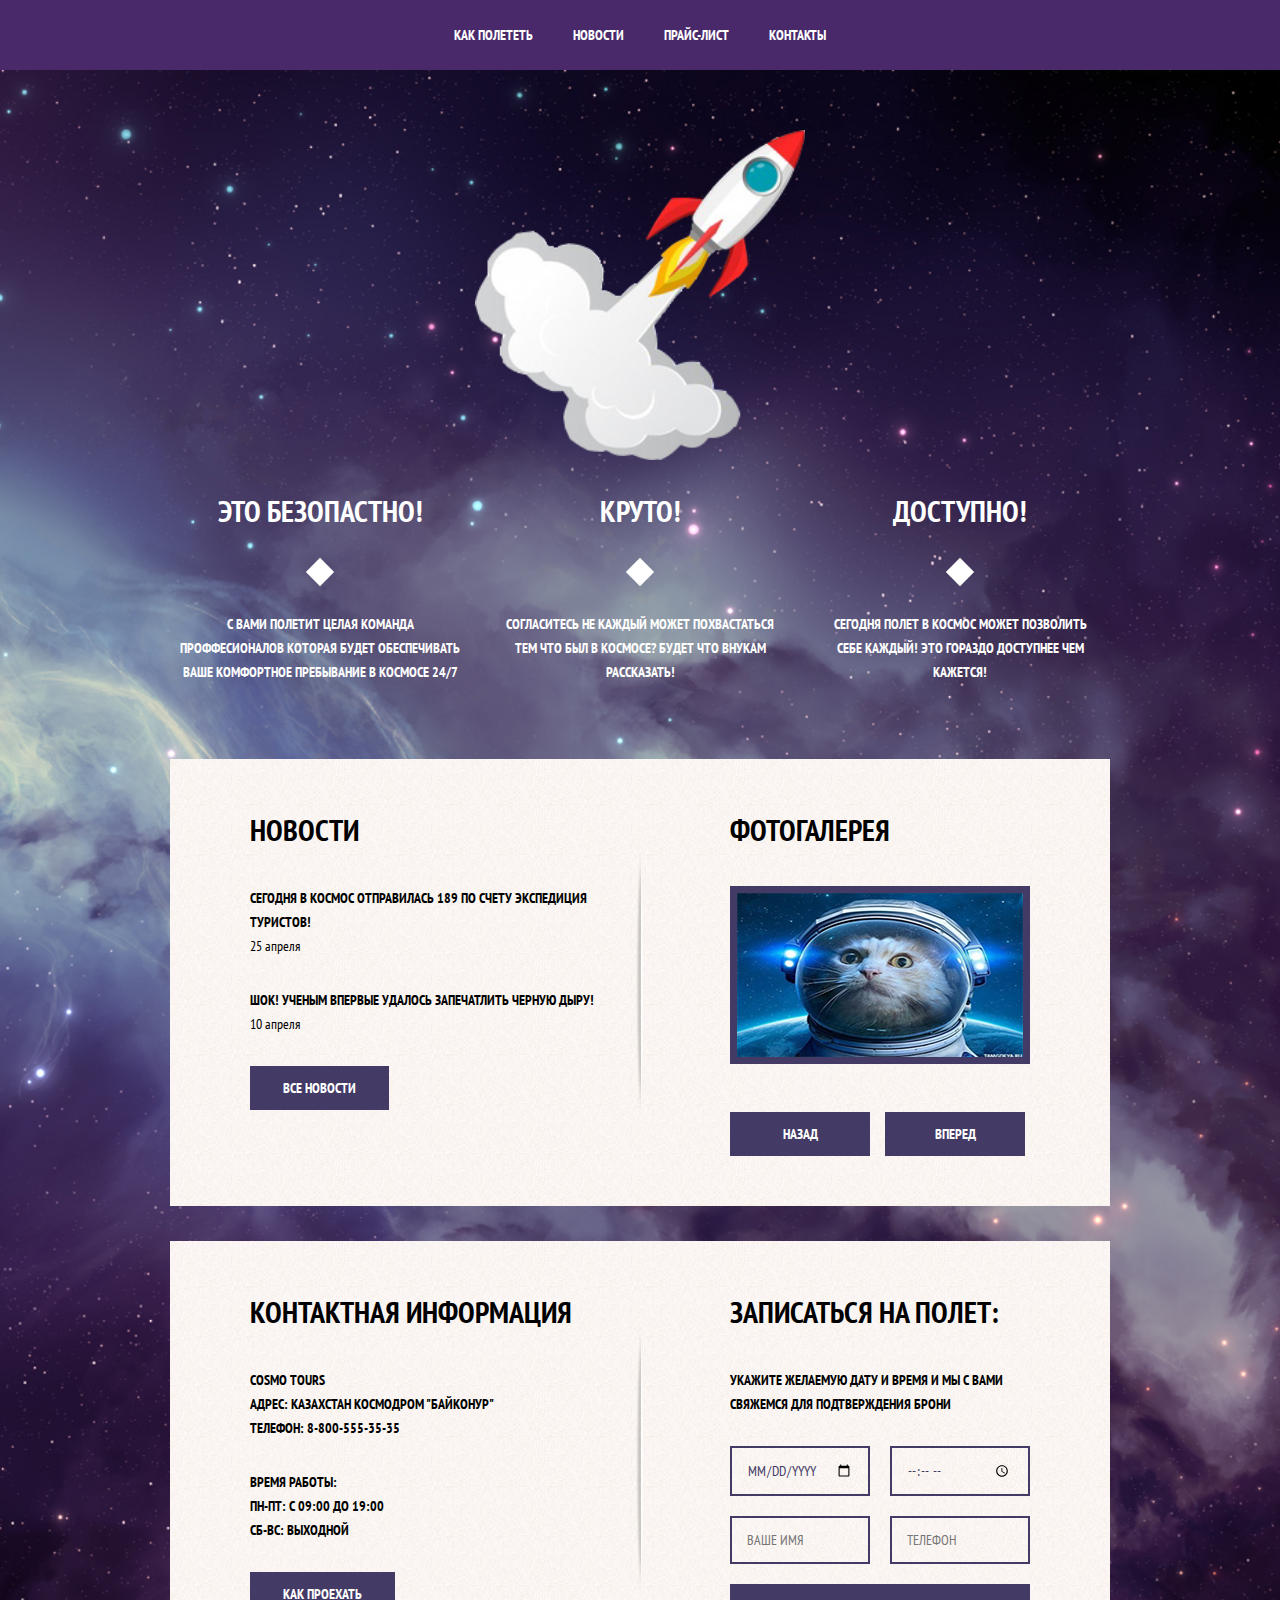
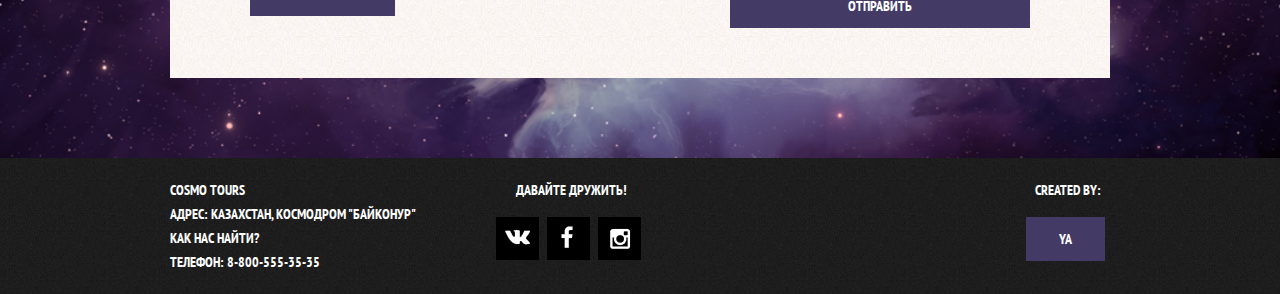
<file: index.html>
<!DOCTYPE html>
<html>

<head>
    <meta http-equiv="content-type" content="text/html; charset=utf-8">
    <title>"Сosmo Tours"</title>
    <meta name="description" content="полеты в космос, космос, организация полетов в космос">
    <meta name="keywords" content="космос, полет, космотуризм">
    <link rel="StyleSheet" href="css/style.css" type="text/css">
    <link href="http://fonts.googleapis.com/css?family=PT+Sans+Narrow:400,700&amp;subset=latin,cyrillic" rel="stylesheet" type="text/css">
    <link rel="icon" href="img/favicon.ico" type="image/ico">
</head>

<body>
    <header class="main-header">
        <div class="container clearfix">
            <nav class="main-navigation">
                <ul>
                    <li class="main-navigation-item">
                        <a href="howtofly.html">Как полететь</a>
                    </li>
                    <li class="main-navigation-item">
                        <a href="news.html">Новости</a>
                    </li>
                    <li class="main-navigation-item">
                        <a href="price.html">Прайс-лист</a>
                    </li>
                    <li class="main-navigation-item">
                        <a href="#1">Контакты</a>
                    </li>
                </ul>
            </nav>
        </div>
    </header>
    <main class="container">
        <figure class="content-logo">
            <img src="img/content-logo.png" width="368" height="152" alt="Сosmo Tours лого">
        </figure>
        <div class="content-advantages clearfix">
            <section class="content-advantages-block">
                <h2 class="content-advantages-title">Это безопастно!</h2>
                <p>С Вами полетит целая команда проффесионалов которая будет
                  обеспечивать Ваше комфортное пребывание в космосе 24/7</p>
            </section>
            <section class="content-advantages-block">
                <h2 class="content-advantages-title">Круто!</h2>
                <p>Согласитесь не каждый может похвастаться тем что был
                в космосе? Будет что внукам рассказать!</p>
            </section>
            <section class="content-advantages-block">
                <h2 class="content-advantages-title">Доступно!</h2>
                <p>Сегодня полет в космос может позволить себе каждый!
                Это гораздо доступнее чем кажется!</p>
            </section>
        </div>
        <div class="content-index-row clearfix">
            <section class="content-left-column content-news">
                <h2 class="content-column-title">Новости</h2>
                <ul class="content-news-preview">
                    <li>
                      <p>Сегодня в космос отправилась 189 по счету
                         экспедиция туристов!</p>
                        <time datetime="2019-04-25">25 апреля</time>
                    </li>
                    <li>
                      <p>ШОК! Ученым впервые удалось запечатлить черную дыру!</p>
                        <time datetime="2019-04-10">10 апреля</time>
                    </li>
                </ul>
                <a href="news.html" class="btn">Все новости</a>
            </section>
            <section class="content-right-column content-gallery">
                <h2 class="content-column-title">фотогалерея</h2>
                <div class="content-gallery-block">
                    <figure class="content-gallery-img">
                        <img src="img/content-gallery-picture.jpg" width="286" height="164" alt="Кот в космосе">
                    </figure>
                    <button class="btn content-gallery-prev">назад</button>
                    <button class="btn content-gallery-next">вперед</button>
                </div>
            </section>
        </div>
        <div class="content-index-row clearfix">
            <div class="content-left-column content-contacts">
                <h2 class="content-column-title" id="1">Контактная информация</h2>
                <div class="content-contacts-block">
                  <p>
                    Сosmo Tours<br>
                    Адрес: Казахстан космодром "Байконур"<br>
                    Телефон: 8-800-555-35-35
                  </p>
                </div>
                <div class="content-contacts-block">
                  Время работы:<br>
                  Пн-пт: с 09:00 до 19:00<br>
                  Сб-Вс: выходной
                </div>
                <a href="#" class="btn">Как проехать</a>
            </div>
            <section class="content-right-column content-appointment-form">
                <h2 class="content-column-title">Записаться на полет:</h2>
                <p> Укажите желаемую дату и время и мы с Вами свяжемся
                  для подтверждения брони</p>
                <form action="form.txt" method="post">
                    <input type="date" name="date" value="" required="required">
                    <input type="time" name="time" value="" required="required">
                    <input type="text" name="name" value="" placeholder="ваше имя">
                    <input type="tel" name="phone" value="" placeholder="телефон" required="required">
                    <button type="submit" class="btn btn-submit">Отправить</button>
                </form>
            </section>
        </div>
    </main>
    <footer>
        <div class="container clearfix">
            <div class="footer-block footer-contacts">
              <p>Сosmo Tours<br>
              Адрес: Казахстан, космодром "Байконур"<br>
              <a href="#">Как нас найти?</a><br>
              Телефон: 8-800-555-35-35</p>
            </div>
            <div class="footer-block  footer-social">
                <p>давайте дружить!</p>
                <a href="#" class="btn footer-social-vk">вконтакте</a>
                <a href="#" class="btn footer-social-fb">фейсбук</a>
                <a href="#" class="btn footer-social-inst">инстаграм</a>
            </div>
            <div class="footer-block footer-copyright">
              <p>Created by:</p>
              <a class="btn" href="#">Ya</a>
            </div>
        </div>
    </footer>
</body>
</html>
</file>
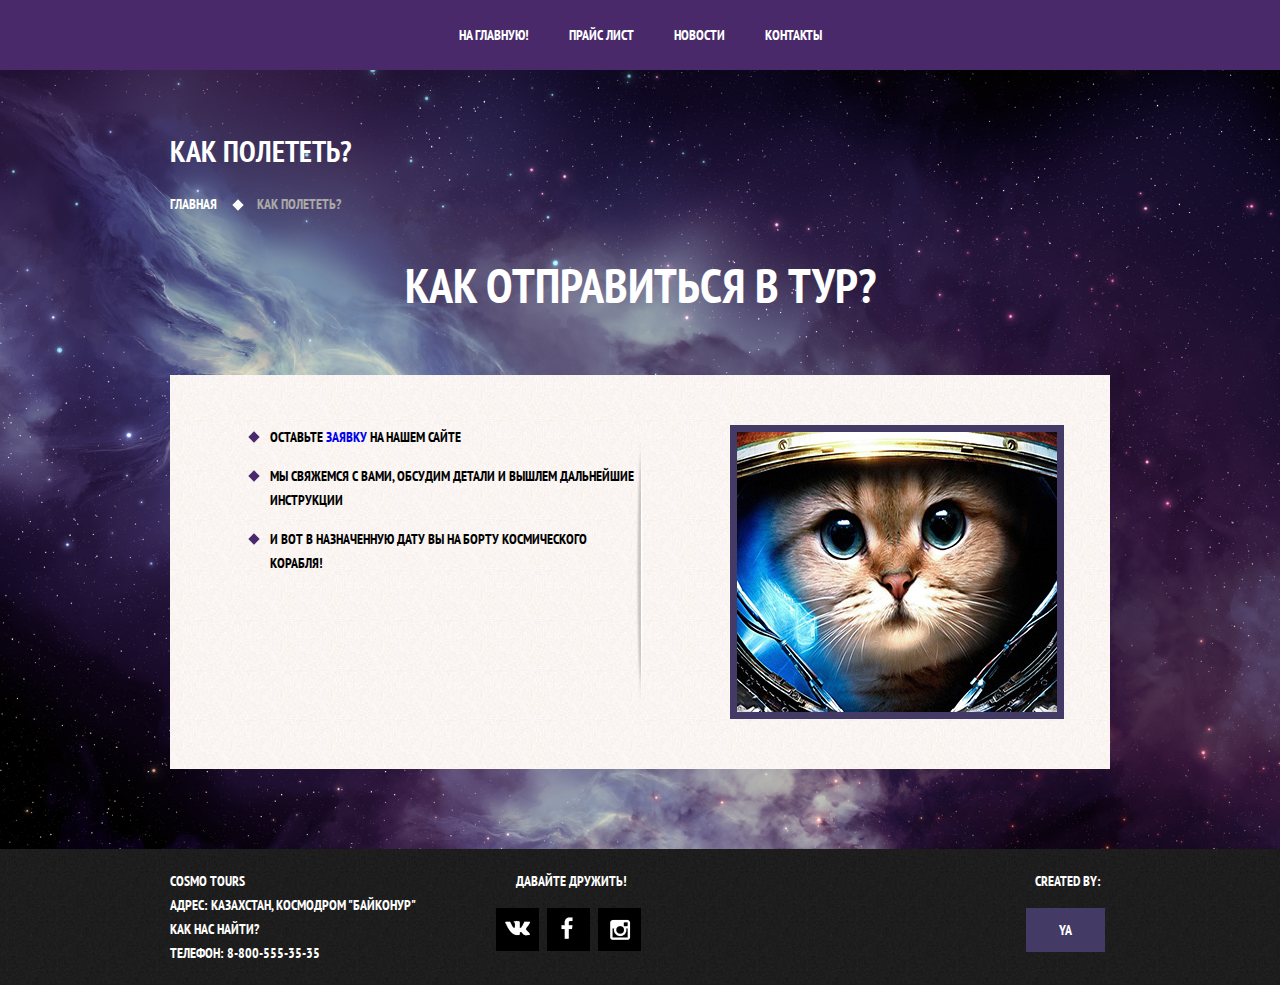
<file: howtofly.html>
<!DOCTYPE html>
<html>

<head>
    <meta http-equiv="content-type" content="text/html; charset=utf-8">
    <title>Как полететь?</title>
    <meta name="description" content="полеты в космос, космос, организация полетов в космос">
    <meta name="keywords" content="космос, полет, космотуризм">
    <link rel="StyleSheet" href="css/style.css" type="text/css">
    <link href="http://fonts.googleapis.com/css?family=PT+Sans+Narrow:400,700&amp;subset=latin,cyrillic" rel="stylesheet" type="text/css">
    <link rel="icon" href="img/favicon.ico" type="image/ico">
</head>

<body class="inner-page">
    <header class="main-header">
        <div class="container clearfix">
            <nav class="main-navigation">
              <ul>
                <li class="main-navigation-item">
                    <a href="index.html">На главную!</a>
                </li>
                  <li class="main-navigation-item">
                      <a href="price.html">Прайс лист</a>
                  </li>
                  <li class="main-navigation-item">
                      <a href="news.html">Новости</a>
                  </li>
                  <li class="main-navigation-item">
                      <a href="index.html#1">Контакты</a>
                  </li>
              </ul>
            </nav>
        </div>
    </header>
    <main class="content-block">
        <div class="container">
            <h1>Как полететь?</h1>
            <div class="breadcrumbs">
                <a href="index.html">Главная</a>
                <span class="current">Как полететь?</span>
            </div>
            <div class="container-title">
                <span class="container-title-text">Как отправиться в тур?</span>
            </div>
            <div class="content-index-row clearfix ">
                <section class="content-left-column content-remedy">
                    <ul class="remedy-list">
                        <li>Оставьте <a href="index.html#1">заявку</a> на нашем сайте</li>
                        <li>Мы свяжемся с Вами, обсудим детали и вышлем дальнейшие инструкции</li>
                        <li>И вот в назначенную дату вы на борту космического<br>корабля!</li>
                    </ul>
                </section>
                <section class="content-right-column">
                  <figure class="howtofly-gallery-img">
                      <img src="img/howtofly-gallery-picture.jpg" width="320" height="280" alt="Кот в космосе">
                  </figure>
                </section>
            </div>
        </div>
    </main>
    <footer>
        <div class="container clearfix">
            <div class="footer-block footer-contacts">
              <p>Сosmo Tours<br>
              Адрес: Казахстан, космодром "Байконур"<br>
              <a href="#">Как нас найти?</a><br>
              Телефон: 8-800-555-35-35</p>
            </div>
            <div class="footer-block  footer-social">
                <p>давайте дружить!</p>
                <a href="#" class="btn footer-social-vk">вконтакте</a>
                <a href="#" class="btn footer-social-fb">фейсбук</a>
                <a href="#" class="btn footer-social-inst">инстаграм</a>
            </div>
            <div class="footer-block footer-copyright">
              <p>Created by:</p>
              <a class="btn" href="#">Ya</a>
            </div>
        </div>
    </footer>
</body>
</html>
</file>
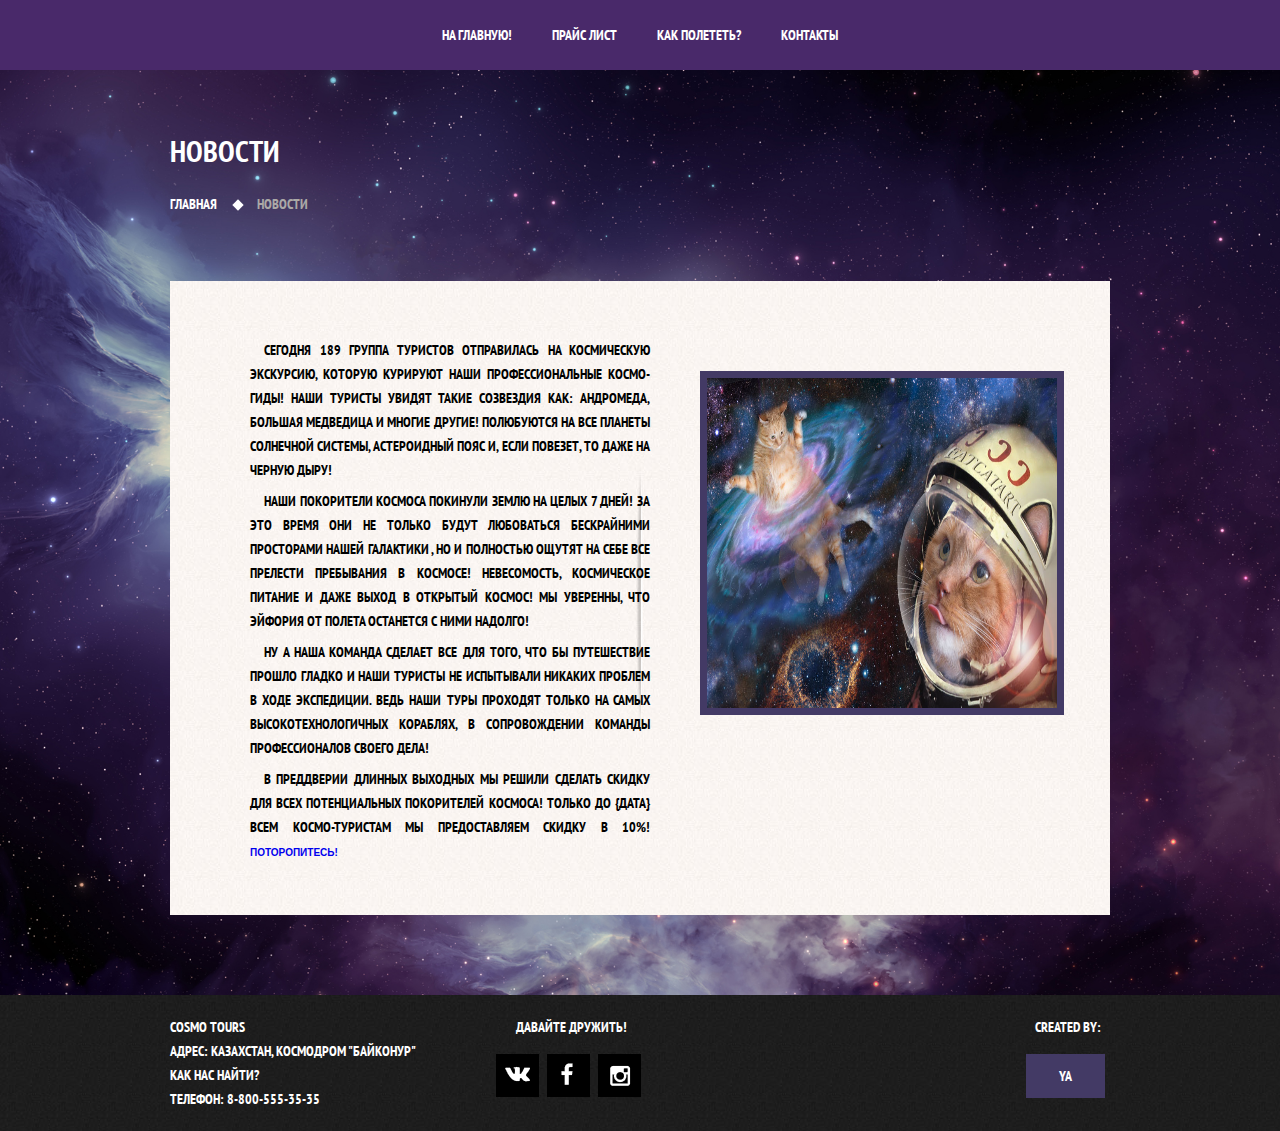
<file: news.html>
<!DOCTYPE html>
<html>

<head>
    <meta http-equiv="content-type" content="text/html; charset=utf-8">
    <title>Новости</title>
    <meta name="description" content="полеты в космос, космос, организация полетов в космос">
    <meta name="keywords" content="космос, полет, космотуризм">
    <link rel="StyleSheet" href="css/style.css" type="text/css">
    <link href="http://fonts.googleapis.com/css?family=PT+Sans+Narrow:400,700&amp;subset=latin,cyrillic" rel="stylesheet" type="text/css">
    <link rel="icon" href="img/favicon.ico" type="image/ico">
</head>

<body class="inner-page">
    <header class="main-header">
        <div class="container clearfix">
            <nav class="main-navigation">
              <ul>
                <li class="main-navigation-item">
                    <a href="index.html">На главную!</a>
                </li>
                  <li class="main-navigation-item">
                      <a href="price.html">Прайс лист</a>
                  </li>
                  <li class="main-navigation-item">
                      <a href="howtofly.html">Как полететь?</a>
                  </li>
                  <li class="main-navigation-item">
                      <a href="index.html#1">Контакты</a>
                  </li>
              </ul>
            </nav>
        </div>
    </header>
    <main class="content-block">
        <div class="container">
            <h1>Новости</h1>
            <div class="breadcrumbs">
                <a href="index.html">Главная</a>
                <span class="current">Новости</span>
            </div>
            <div class="container-title">
            </div>
            <div class="content-index-row clearfix ">
                <section class="content-left-column content-remedy">
                  <p class="news">Сегодня 189 группа туристов отправилась на космическую экскурсию, которую курируют наши профессиональные космо-гиды! Наши туристы увидят такие созвездия как: Андромеда, Большая Медведица и многие другие!
                    Полюбуются на все планеты Солнечной системы, Астероидный пояс и, если повезет, то даже на черную дыру!</p>
                  <p class="news">Наши покорители космоса покинули Землю на целых 7 дней!
                    За это время они не только будут любоваться бескрайними просторами нашей галактики , но и полностью ощутят на себе все прелести пребывания в космосе!
                    Невесомость, космическое питание и даже выход в открытый космос! Мы уверенны, что эйфория от полета останется с ними надолго!</p>
                  <p class="news">Ну а наша команда сделает все для того, что бы путешествие прошло гладко и наши туристы не испытывали никаких проблем в ходе экспедиции.
                    Ведь наши туры проходят только на самых высокотехнологичных кораблях, в сопровождении команды профессионалов своего дела!</p>
                  <p class=" news">В преддверии длинных выходных мы решили сделать скидку для всех потенциальных покорителей космоса! Только до {дата} всем космо-туристам мы предоставляем скидку в 10%! <a href="index.html#1" class="more-info">Поторопитесь!</a></p>
                    </section>
                <section class="content-right-column">
                  <figure class="news-gallery-img">
                      <img src="img/news-gallery-picture.jpg" width="350" height="330" alt="Кот в космосе">
                  </figure>
                </section>
            </div>
        </div>
    </main>
    <footer>
        <div class="container clearfix">
            <div class="footer-block footer-contacts">
              <p>Сosmo Tours<br>
              Адрес: Казахстан, космодром "Байконур"<br>
              <a href="#">Как нас найти?</a><br>
              Телефон: 8-800-555-35-35</p>
            </div>
            <div class="footer-block  footer-social">
                <p>давайте дружить!</p>
                <a href="#" class="btn footer-social-vk">вконтакте</a>
                <a href="#" class="btn footer-social-fb">фейсбук</a>
                <a href="#" class="btn footer-social-inst">инстаграм</a>
            </div>
            <div class="footer-block footer-copyright">
              <p>Created by:</p>
              <a class="btn" href="#">Ya</a>
            </div>
        </div>
    </footer>
</body>
</html>
</file>
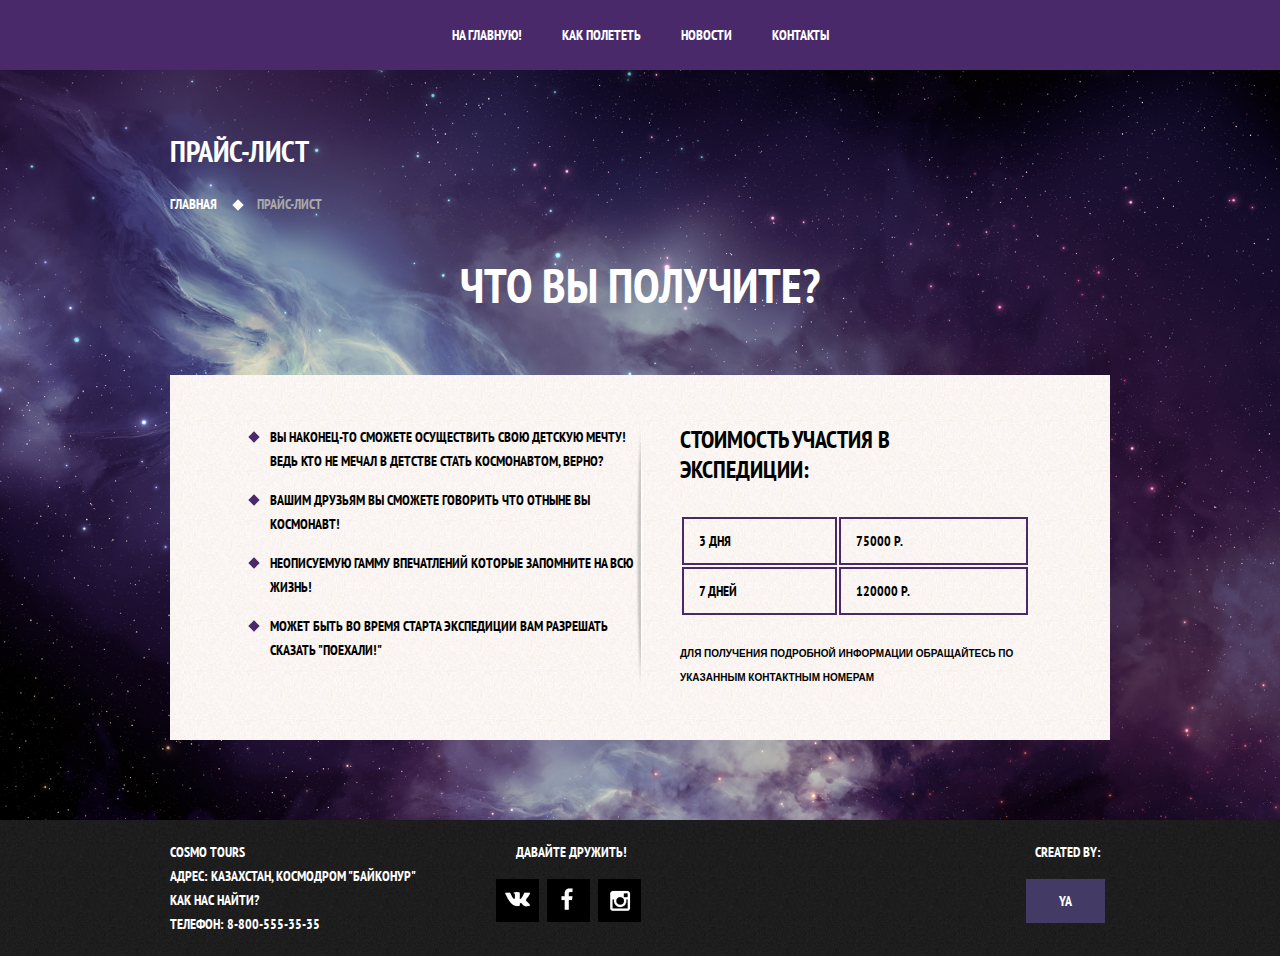
<file: price.html>
<!DOCTYPE html>
<html>

<head>
    <meta http-equiv="content-type" content="text/html; charset=utf-8">
    <title>Прайс-лист</title>
    <meta name="description" content="полеты в космос, космос, организация полетов в космос">
    <meta name="keywords" content="космос, полет, космотуризм">
    <link rel="StyleSheet" href="css/style.css" type="text/css">
    <link href="http://fonts.googleapis.com/css?family=PT+Sans+Narrow:400,700&amp;subset=latin,cyrillic" rel="stylesheet" type="text/css">
    <link rel="icon" href="img/favicon.ico" type="image/ico">
</head>

<body class="inner-page">
    <header class="main-header">
        <div class="container clearfix">
            <nav class="main-navigation">
              <ul>
                <li class="main-navigation-item">
                    <a href="index.html">На главную!</a>
                </li>
                  <li class="main-navigation-item">
                      <a href="howtofly.html">Как полететь</a>
                  </li>
                  <li class="main-navigation-item">
                      <a href="news.html">Новости</a>
                  </li>
                  <li class="main-navigation-item">
                      <a href="index.html#1">Контакты</a>
                  </li>
              </ul>
            </nav>
        </div>
    </header>
    <main class="content-block">
        <div class="container">
            <h1>прайс-лист</h1>
            <div class="breadcrumbs">
                <a href="index.html">Главная</a>
                <span class="current">прайс-лист</span>
            </div>
            <div class="container-title">
                <span class="container-title-text">Что вы получите?</span>
            </div>
            <div class="content-index-row clearfix ">
                <section class="content-left-column content-remedy">
                    <ul class="remedy-list">
                        <li>Вы наконец-то сможете осуществить свою детскую мечту! Ведь кто не мечал в детстве стать космонавтом, верно?</li>
                        <li>Вашим друзьям вы сможете говорить что отныне вы космонавт!</li>
                        <li>Неописуемую гамму впечатлений которые запомните на всю жизнь!</li>
                        <li>Может быть во время старта экспедиции Вам разрешать сказать "Поехали!"</li>
                    </ul>
                </section>
                <section class="content-right-column content-pricing-table">
                    <h2 class="content-pricing-title">Стоимость участия в экспедиции:</h2>
                    <table>
                        <tr>
                            <td>3 дня</td>
                            <td>75000 р.</td>
                        </tr>
                        <tr>
                            <td>7 дней</td>
                            <td>120000 р.</td>
                        </tr>
                    </table>
                    <p class="more-info">Для получения подробной информации обращайтесь по указанным контактным номерам</p>
                </section>
            </div>
        </div>
    </main>
    <footer>
        <div class="container clearfix">
            <div class="footer-block footer-contacts">
              <p>Сosmo Tours<br>
              Адрес: Казахстан, космодром "Байконур"<br>
              <a href="#">Как нас найти?</a><br>
              Телефон: 8-800-555-35-35</p>
            </div>
            <div class="footer-block  footer-social">
                <p>давайте дружить!</p>
                <a href="#" class="btn footer-social-vk">вконтакте</a>
                <a href="#" class="btn footer-social-fb">фейсбук</a>
                <a href="#" class="btn footer-social-inst">инстаграм</a>
            </div>
            <div class="footer-block footer-copyright">
              <p>Created by:</p>
              <a class="btn" href="#">Ya</a>
            </div>
        </div>
    </footer>
</body>
</html>
</file>
<file: css/style.css>
@charset "utf-8";
body {
    min-width: 960px;
    margin: 0;
    padding: 0;
    background-color: black;
    background-image: url("../img/index-backgound.jpg");
    background-repeat: no-repeat;
    background-position: center top;
    background-size: cover;
    font-size: 14px;
    line-height: 24px;
    font-family: "PT Sans Narrow", sans-serif, Arial;
    font-weight: 700;
    text-transform: uppercase;
    color: white;
}

p,
ul,
h2,
figure {
    margin: 0;
    padding: 0;
}

ul {
    list-style: none;
}

label {
    display: block;
}

.clearfix::after {
    content: "";
    display: table;
    clear: both;
}

.container {
    width: 940px;
    margin: 0 auto;
}
/* МЕНЮ */

.main-header {
    padding: 0 10px;
    margin-bottom: 60px;
    color: white;
    background-color: #49296a;
}

.main-navigation {
    float: left;
    width: 940px;
    font-size: 0;
    text-align: center;
}

.main-navigation-item {
    display: inline-block;
    vertical-align: top;
}

.main-navigation-item a {
    display: block;
    padding: 25px 20px;
    text-decoration: none;
    line-height: 20px;
    font-size: 14px;
    color: white;
}

.main-navigation-item a:hover {
    background: #481d30;
}

.main-navigation-item.current-page a {
    position: relative;
}

.main-navigation-item.current-page a::after {
    content: "";
    position: absolute;
    bottom: 0;
    left: 0;
    width: 100%;
    height: 5px;
    background: white;
}

.header-login {
    position: relative;
    float: right;
    max-width: 150px;
    font-size: 0;
}

.header-login a {
    display: inline-block;
    padding: 25px 0;
    padding-right: 20px;
    padding-left: 50px;
    text-decoration: none;
    line-height: 20px;
    font-size: 14px;
    color: white;
}

.header-login a:hover {
    background: #242424;
}

.header-login a::before {
    content: "";
    position: absolute;
    top: 28px;
    left: 20px;
    width: 18px;
    height: 18px;
    background: url("../img/sprites.png") no-repeat;
    background-position: 0 -212px;
}

.header-login a:hover::before {
    opacity: .3;
}
/* ЛОГО и ПРЕИМУЩЕСТВА*/

.content-logo {
    width: 330px;
    height: 330px;
    margin: 0 auto;
    margin-bottom: 30px;
    margin-top: 10px;
}

.content-logo img {
    width: 330px;
    height: 330px;
}

.content-advantages {
    margin-bottom: 65px;
}

.content-advantages-block {
    float: left;
    width: 300px;
    margin-right: 20px;
    text-align: center;
}

.content-advantages-block p {
    margin: 10px;
}

.content-advantages-block:nth-child(3n) {
    margin-right: 0;
}

.content-advantages-title {
    position: relative;
    padding-bottom: 50px;
    margin-bottom: 30px;
    font-size: 30px;
    line-height: 42px;
}

.content-advantages-title::after {
    content: "";
    position: absolute;
    bottom: 0;
    left: 50%;
    width: 20px;
    height: 20px;
    margin-left: -10px;
    -moz-transform: rotate(45deg);
    -webkit-transform: rotate(45deg);
    -ms-transform: rotate(45deg);
    transform: rotate(45deg);
    background: white;
}
/* ГЛАВНАЯ. ОСНОВНОЕ СОДЕРЖИМОЕ */

.content-index-row {
    margin-bottom: 35px;
    padding: 50px 80px;
    background: url("../img/column-delimiter.png") no-repeat center, white url("../img/content-background.jpg");
    color: black;
}

.content-index {
    margin-bottom: 35px;
    padding: 50px 80px;
    background: white url("../img/content-background.jpg");
    color: black;
}


.content-left-column {
    float: left;
    width: 350px;
}

.content-right-column {
    float: right;
    width: 300px;
}

.content-column-title {
    margin-bottom: 35px;
    font-size: 30px;
    line-height: 42px;
}

.content-news-preview li {
    margin-bottom: 30px;
}

.content-news-preview time {
    text-transform: none;
    font-weight: 400;
}

.btn {
    display: inline-block;
    margin-right: 5px;
    vertical-align: top;
    padding: 10px 33px;
    font-size: 14px;
    font-family: "PT Sans Narrow", sans-serif;
    font-weight: 700;
    line-height: 24px;
    text-decoration: none;
    text-transform: uppercase;
    color: white;
    background: #433a65;
    border: none;
    outline: none;
    cursor: pointer;
}

.btn:hover,
.btn:active {
    background: #481d30;
}

.btn:disabled {
    cursor: default;
    opacity: .5;
}

.btn:disabled:hover {
    background: black;
}

.content-gallery-block {
    position: relative;
    height: 270px;
}

.content-gallery-img {
    width: 286px;
    height: 164px;
    border: 7px solid #433a65;
    background: #ccc;
}

a {
  text-decoration: none;
}

.content-gallery-img img {
    width: 286px;
    height: 164px;
}

.howtofly-gallery-img {
    width: 320px;
    height: 280px;
    border: 7px solid #433a65;
    background: #ccc;
}

.howtofly-gallery-img img {
    width: 320px;
    height: 280px;
}

.news-gallery-img {
    margin-left: -30px;
    margin-top: 40px;
    width: 350px;
    height: 330px;
    border: 7px solid #433a65;
    background: #ccc;
}

.news-gallery-img img {
    width: 350px;
    height: 330px;
}

.content-gallery-prev,
.content-gallery-next {
    position: absolute;
    bottom: 0;
    width: 140px;
}

.content-gallery-prev {
    left: 0;
}

.content-gallery-next {
    right: 0;
}

.content-contacts-block,
.content-appointment-form p {
    margin-bottom: 30px;
}

.content-appointment-form input {
    float: left;
    margin-right: 20px;
    margin-bottom: 20px;
    width: 106px;
    padding: 10px 15px;
    border: 2px solid #433a65;
    font-family: "PT Sans Narrow", sans-serif;
    font-size: 14px;
    line-height: 24px;
    text-transform: uppercase;
    background: #f9f6f3;
    outline: none;
    background: white url("../img/content-background.jpg");
    color: #433a65;
}

.content-appointment-form input:nth-child(2n) {
    margin-right: 0;
}

.content-appointment-form input:focus {
    border: 2px solid #663d15;
}

.content-appointment-form .btn {
    width: 100%;
}
/* ФУТЕР */

footer {
    margin-top: 80px;
    padding-top: 20px;
    padding-bottom: 20px;
    background: #252525 url("../img/footer-background.jpg");
    color: white;
}

.inner-footer {
    box-shadow: inset 0 60px 20px -30px rgba(0, 0, 0, 0.5);
}

.footer-contacts {
    float: left;
    margin-right: 80px;
}

.footer-contacts a {
    width: 320px;
    color: white;
}

.footer-contacts a:hover {
    text-decoration: none;
}

.footer-social {
    float: left;
    max-width: 240px;
    text-align: center;
}

.footer-social p {
    margin-bottom: 15px;
}

.footer-copyright {
    float: right;
    max-width: 320px;
}

.footer-copyright p {
    margin-bottom: 15px;
    text-align: center;
}

.footer-social .btn {
    display: inline-block;
    width: 43px;
    height: 43px;
    padding: 0;
    font-size: 0;
    text-decoration: none;
    vertical-align: top;
    background: black url("../img/sprites.png") no-repeat center;
}

.footer-social .footer-social-vk {
    background-position: 9px -826px;
}

.footer-social .footer-social-fb {
    background-position: 14px -549px;
}

.footer-social .footer-social-inst {
    background-position: 12px -690px;
}

.footer-social-vk:hover {
    background-color: white;
    background-position: 9px -760px;
}

.footer-social-fb:hover {
    background-color: white;
    background-position: 14px -476px;
}

.footer-social-inst:hover {
    background-color: white;
    background-position: 12px -619px;
}

.footer-copyright .btn:hover {
    background-color: white;
    color: black;
}

/* Текстовая страница */

.inner-page {
  background-image: url("../img/index-backgound.jpg");
}

.content-block {
    color: black;
}

h1 {
    margin-bottom: 20px;
    font-size: 30px;
    line-height: 42px;
    color: white;
}

.breadcrumbs {
    margin-bottom: 45px;
    font-size: 0;
}

.breadcrumbs a,
.breadcrumbs span {
    position: relative;
    display: inline;
    padding-right: 40px;
    vertical-align: top;
    font-size: 14px;
    line-height: 24px;
    text-decoration: none;
    color: white;
}

.breadcrumbs a::after {
    position: absolute;
    top: 6px;
    right: 15px;
    width: 8px;
    height: 8px;
    background: white;
    -moz-transform: rotate(45deg);
    -webkit-transform: rotate(45deg);
    -ms-transform: rotate(45deg);
    transform: rotate(45deg);
    content: "";
}

.breadcrumbs span {
    color: #aba9a7;
}

.container-title {
    text-align: center;
    margin-bottom: 65px;
}

.container-title-text {
    position: relative;
    font-size: 48px;
    line-height: 48px;
    text-align: center;
    z-index: 2;
    color: white;
}

.container-title::after {
    position: relative;
    top: -25px;
    display: block;
    z-index: 1;
    content: "";
}

.content-row {
    margin-bottom: 45px;
}

.content-about-title+.content-row {
    margin-bottom: 80px;
}

.content-remedy,
.content-entry {
    width: 400px;
}

.content-pricing-table,
.content-conclusion {
    width: 350px;
}

.content-remedy-title,
.content-pricing-title,
.content-about-title {
    width: 250px;
    font-size: 24px;
    line-height: 30px;
    padding-bottom: 30px;
}

.remedy-list li {
    position: relative;
    padding-bottom: 15px;
    padding-left: 20px;
}

.remedy-list li:before {
    content: "";
    position: absolute;
    top: 8px;
    left: 0;
    width: 8px;
    height: 8px;
    background: #49296a;
    -moz-transform: rotate(45deg);
    -webkit-transform: rotate(45deg);
    -ms-transform: rotate(45deg);
    transform: rotate(45deg);
}

.content-pricing-table table {
    width: 100%;
}

.content-pricing-table td {
    border: 2px solid #49296a;
    padding: 10px 15px;
}

.more-info {
  font-size: 10px;
  font-family: sans-serif;
  margin-top: 25px;
}

.news {
  text-indent: 1em;
  margin-top: 0.5em;
  text-align: justify;
}
</file>
